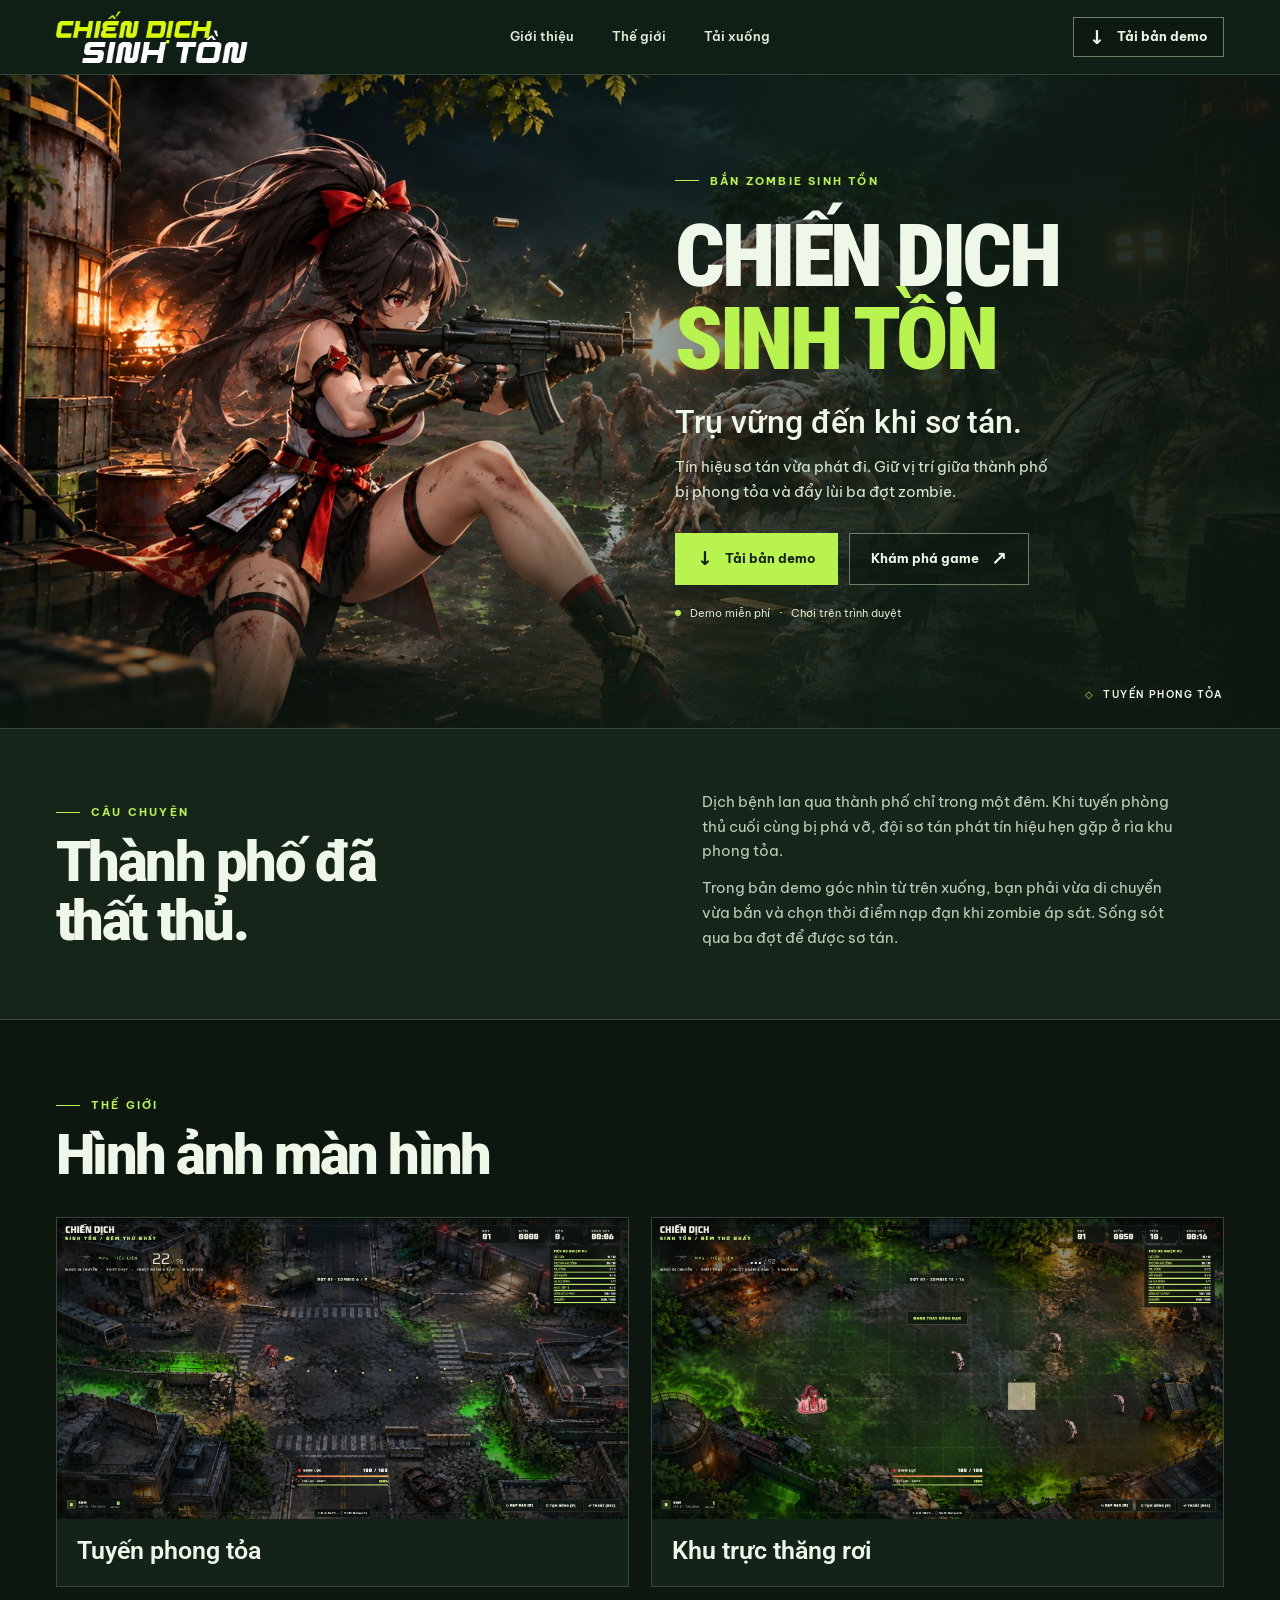
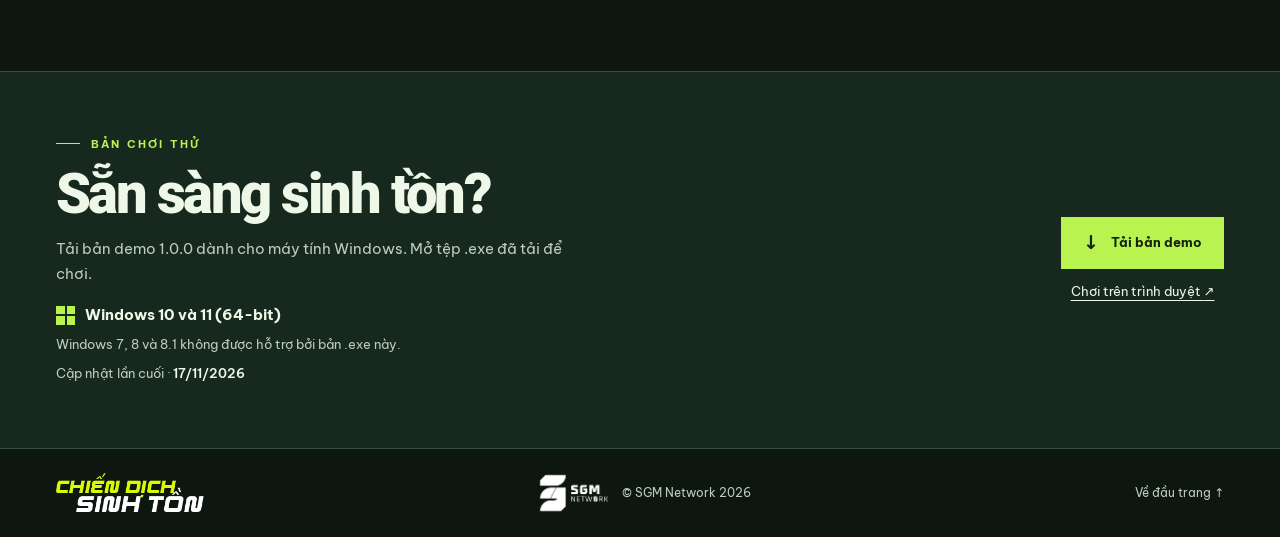
<file: index.html>
<!doctype html>
<html lang="vi">
<head>
  <meta charset="utf-8">
  <meta name="viewport" content="width=device-width, initial-scale=1">
  <meta name="theme-color" content="#0d1710">
  <link rel="icon" type="image/png" sizes="64x64" href="assets/favicon-chien-dich-sinh-ton.png">
  <meta name="description" content="CHIẾN DỊCH SINH TỒN là game bắn zombie sinh tồn. Chơi thử trên trình duyệt hoặc tải bản demo miễn phí.">
  <title>CHIẾN DỊCH SINH TỒN — Bắn zombie sinh tồn</title>
  <link rel="stylesheet" href="style.css">
</head>
<body>
  <header class="header">
    <div class="shell header-inner">
      <a class="brand" href="#trang-chu" aria-label="Chiến Dịch Sinh Tồn, trang chủ">
        <img src="assets/logo-chien-dich-sinh-ton.png" alt="" width="268" height="72">
      </a>
      <nav aria-label="Điều hướng chính">
        <a href="#gioi-thieu">Giới thiệu</a>
        <a href="#the-gioi">Thế giới</a>
        <a href="#tai-xuong">Tải xuống</a>
      </nav>
      <a class="button button-outline header-cta" href="tai-demo.html"><span aria-hidden="true">↓</span> Tải bản demo</a>
    </div>
  </header>
  <main id="trang-chu">
    <section class="hero" aria-labelledby="title">
      <div class="shell hero-inner">
        <div class="hero-copy">
          <p class="eyebrow"><span></span> BẮN ZOMBIE SINH TỒN</p>
          <h1 id="title">CHIẾN DỊCH <br><span>SINH TỒN</span></h1>
          <p class="tagline">Trụ vững đến khi sơ tán.</p>
          <p class="hero-description">Tín hiệu sơ tán vừa phát đi. Giữ vị trí giữa thành phố bị phong tỏa và đẩy lùi ba đợt zombie.</p>
          <div class="actions">
            <a class="button button-primary" href="tai-demo.html"><span aria-hidden="true">↓</span> Tải bản demo</a>
            <a class="button button-outline" href="#gioi-thieu">Khám phá game <span aria-hidden="true">↗</span></a>
          </div>
          <p class="platform"><span aria-hidden="true"></span> Demo miễn phí <b aria-hidden="true">·</b> Chơi trên trình duyệt</p>
        </div>
        <div class="hero-caption"><span aria-hidden="true">◇</span> TUYẾN PHONG TỎA</div>
      </div>
    </section>
    <section class="intro" id="gioi-thieu">
      <div class="shell intro-inner">
        <div>
          <p class="eyebrow"><span></span> CÂU CHUYỆN</p>
          <h2>Thành phố đã<br> thất thủ.</h2>
        </div>
        <div class="intro-copy">
          <p>Dịch bệnh lan qua thành phố chỉ trong một đêm. Khi tuyến phòng thủ cuối cùng bị phá vỡ, đội sơ tán phát tín hiệu hẹn gặp ở rìa khu phong tỏa.</p>
          <p>Trong bản demo góc nhìn từ trên xuống, bạn phải vừa di chuyển vừa bắn và chọn thời điểm nạp đạn khi zombie áp sát. Sống sót qua ba đợt để được sơ tán.</p>
        </div>
      </div>
    </section>
    <section class="world" id="the-gioi">
      <div class="shell">
        <p class="eyebrow"><span></span> THẾ GIỚI</p>
        <h2>Hình ảnh màn hình</h2>
        <div class="world-grid">
          <figure>
            <a href="assets/screenshot-quarantine.jpg" target="_blank" rel="noopener" aria-label="Mở ảnh màn hình Tuyến phong tỏa ở kích thước đầy đủ">
              <img src="assets/screenshot-quarantine.jpg" alt="Nhân vật bắn zombie giữa ngã tư bị phong tỏa" loading="lazy" width="1919" height="1010">
            </a>
            <figcaption>Tuyến phong tỏa</figcaption>
          </figure>
          <figure>
            <a href="assets/screenshot-crash-site.jpg" target="_blank" rel="noopener" aria-label="Mở ảnh màn hình Khu trực thăng rơi ở kích thước đầy đủ">
              <img src="assets/screenshot-crash-site.jpg" alt="Nhân vật thay băng đạn khi zombie tiến tới gần xác trực thăng" loading="lazy" width="1918" height="1010">
            </a>
            <figcaption>Khu trực thăng rơi</figcaption>
          </figure>
        </div>
      </div>
    </section>
    <section class="download" id="tai-xuong">
      <div class="shell download-inner">
        <div>
          <p class="eyebrow"><span></span> BẢN CHƠI THỬ</p>
          <h2>Sẵn sàng sinh tồn?</h2>
          <p>Tải bản demo 1.0.0 dành cho máy tính Windows. Mở tệp .exe đã tải để chơi.</p>
          <p class="windows-support"><span class="windows-icon" aria-hidden="true"><i></i><i></i><i></i><i></i></span> Windows 10 và 11 (64-bit)</p>
          <p class="compatibility-note">Windows 7, 8 và 8.1 không được hỗ trợ bởi bản .exe này.</p>
          <p class="release-date">Cập nhật lần cuối · <time datetime="2026-11-17">17/11/2026</time></p>
        </div>
        <div class="download-actions">
          <a class="button button-primary" href="tai-demo.html"><span aria-hidden="true">↓</span> Tải bản demo</a>
          <a class="play-link" href="downloads/vung-nhiem-demo.html">Chơi trên trình duyệt <span aria-hidden="true">↗</span></a>
        </div>
      </div>
    </section>
  </main>
  <footer id="chan-trang">
    <div class="shell footer-inner">
      <a class="brand" href="#trang-chu" aria-label="Chiến Dịch Sinh Tồn, trang chủ">
        <img src="assets/logo-chien-dich-sinh-ton.png" alt="" width="268" height="72">
      </a>
      <div class="footer-copyright">
        <img src="assets/logo-sgm-network-white.png" alt="" width="1501" height="1501">
        <small>© SGM Network 2026</small>
      </div>
      <a class="back-to-top" href="#trang-chu">Về đầu trang <span aria-hidden="true">↑</span></a>
    </div>
  </footer>
</body>
</html>
</file>
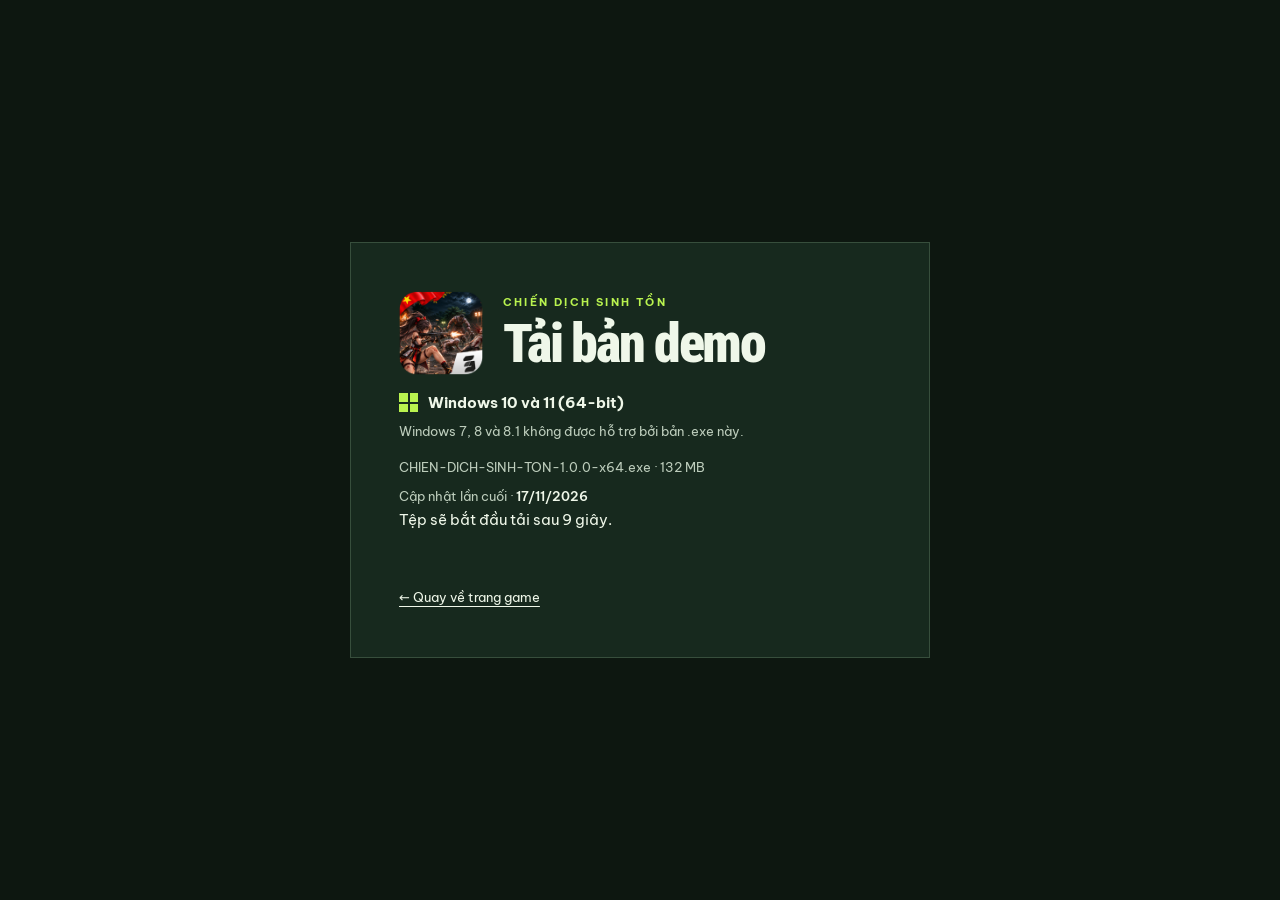
<file: tai-demo.html>
<!doctype html>
<html lang="vi">
<head>
  <meta charset="utf-8">
  <meta name="viewport" content="width=device-width, initial-scale=1">
  <meta name="theme-color" content="#0d1710">
  <link rel="icon" type="image/png" sizes="64x64" href="assets/favicon-chien-dich-sinh-ton.png">
  <title>Tải bản demo — CHIẾN DỊCH SINH TỒN</title>
  <link rel="stylesheet" href="style.css">
  <script src="tai-demo.js?v=d1c15e3f" defer></script>
</head>
<body>
  <main class="shell download-page">
    <section class="download-card" aria-labelledby="title">
      <div class="download-heading">
        <img src="assets/icon-chien-dich-sinh-ton.png" alt="" width="192" height="192">
        <div>
          <p class="eyebrow">CHIẾN DỊCH SINH TỒN</p>
          <h1 id="title">Tải bản demo</h1>
        </div>
      </div>
      <p class="windows-support"><span class="windows-icon" aria-hidden="true"><i></i><i></i><i></i><i></i></span> Windows 10 và 11 (64-bit)</p>
      <p class="compatibility-note">Windows 7, 8 và 8.1 không được hỗ trợ bởi bản .exe này.</p>
      <p class="download-file">CHIEN-DICH-SINH-TON-1.0.0-x64.exe · 132 MB</p>
      <p class="release-date">Cập nhật lần cuối · <time datetime="2026-11-17">17/11/2026</time></p>
      <progress class="download-progress" id="progress" aria-label="Tiến độ tải bản demo" hidden></progress>
      <p class="download-status" id="status" role="status">Tệp sẽ bắt đầu tải sau 10 giây.</p>
      <a class="button button-primary" id="save" download="CHIEN-DICH-SINH-TON-1.0.0-x64.exe" hidden>Tải tệp .exe</a>
      <button class="button button-primary" id="retry" type="button" hidden>Thử tải lại</button>
      <noscript><p>Bật JavaScript để bắt đầu tải tệp.</p></noscript>
      <a class="play-link download-back" href="./#tai-xuong">← Quay về trang game</a>
    </section>
  </main>
</body>
</html>
</file>
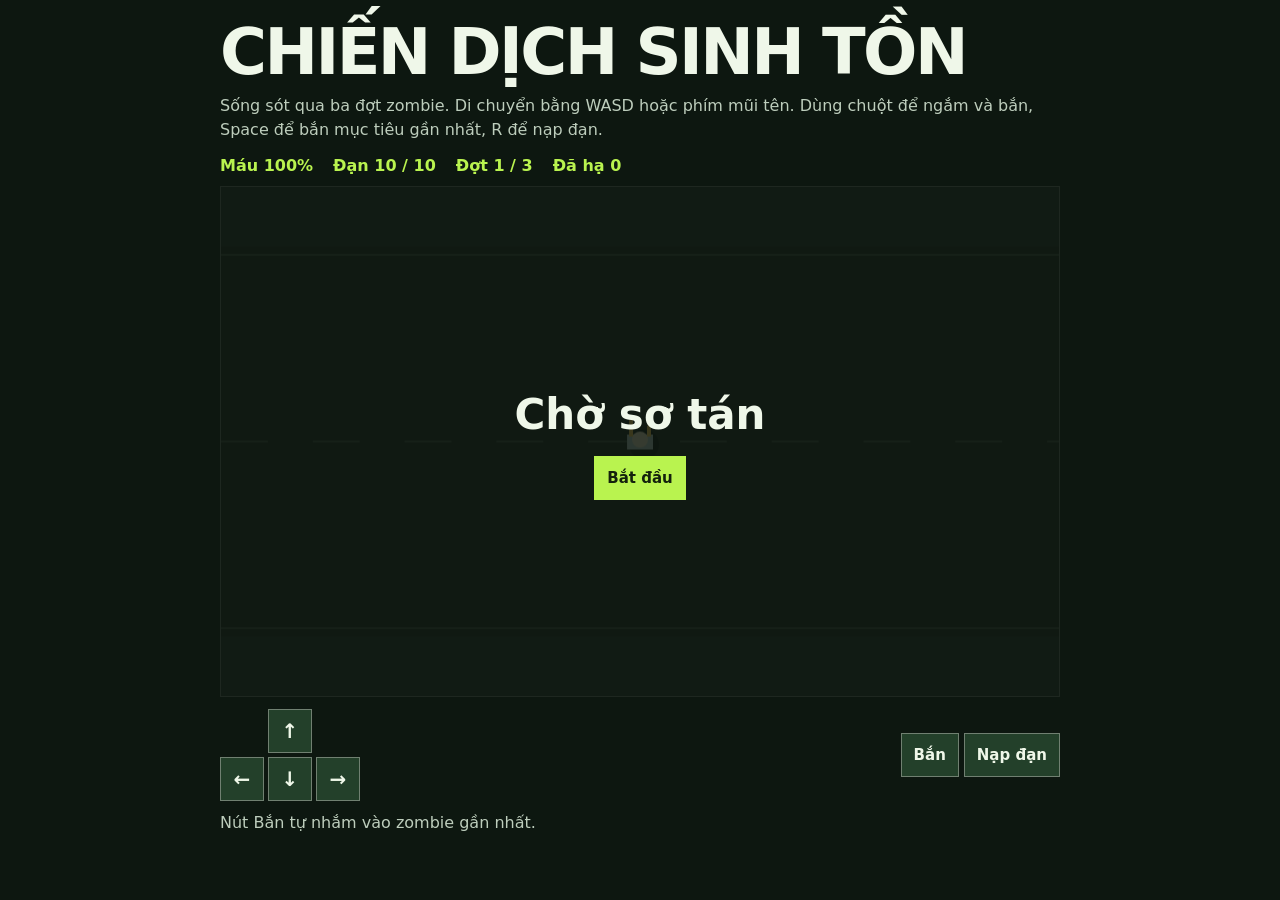
<file: downloads/vung-nhiem-demo.html>
<!doctype html>
<html lang="vi">
<head>
  <meta charset="utf-8">
  <meta name="viewport" content="width=device-width, initial-scale=1">
  <meta name="theme-color" content="#0d1710">
  <link rel="icon" type="image/png" sizes="64x64" href="../assets/favicon-chien-dich-sinh-ton.png">
  <title>CHIẾN DỊCH SINH TỒN — Bản chơi thử</title>
  <style>
    :root { color-scheme: dark; color: #eff7e9; background: #0d1710; font: 16px/1.5 system-ui, sans-serif; }
    * { box-sizing: border-box; }
    body { margin: 0; }
    main { max-width: 840px; width: calc(100% - 28px); margin: 20px auto; }
    h1 { font-size: clamp(34px, 7vw, 64px); letter-spacing: -.04em; line-height: 1; margin: 0; }
    p { margin: 10px 0; color: #bdcdbc; }
    .hud { display: flex; flex-wrap: wrap; gap: 6px 20px; margin: 12px 0 8px; color: #b9f34f; font-weight: 700; }
    .arena { position: relative; }
    canvas { display: block; width: 100%; height: auto; border: 1px solid #677067; cursor: crosshair; touch-action: none; }
    .overlay { position: absolute; inset: 0; display: grid; place-content: center; justify-items: center; padding: 12px; background: #0d1710ce; text-align: center; }
    .overlay[hidden] { display: none; }
    .overlay strong { font-size: clamp(22px, 5vw, 42px); }
    button { color: inherit; font: 700 15px/1.2 system-ui, sans-serif; background: #23402a; border: 1px solid #708071; min-height: 44px; padding-inline: 12px; cursor: pointer; touch-action: none; }
    button:focus-visible { outline: 2px solid #b9f34f; outline-offset: 3px; }
    .action { margin-top: 10px; background: #b9f34f; color: #14210d; border-color: #b9f34f; }
    .controls { display: flex; flex-wrap: wrap; align-items: center; justify-content: space-between; gap: 12px; margin-top: 12px; }
    .dpad { display: grid; grid-template-columns: repeat(3, 44px); gap: 4px; }
    .dpad button:first-child { grid-column: 2; }
    .dpad button:nth-child(2) { grid-column: 1; }
    .dpad button { font-size: 20px; padding: 0; }
    .combat { display: flex; gap: 5px; }
    #message { min-height: 1.5em; }
  </style>
</head>
<body>
  <main>
    <h1>CHIẾN DỊCH SINH TỒN</h1>
    <p>Sống sót qua ba đợt zombie. Di chuyển bằng WASD hoặc phím mũi tên. Dùng chuột để ngắm và bắn, Space để bắn mục tiêu gần nhất, R để nạp đạn.</p>
    <div class="hud" aria-label="Trạng thái trận đấu">
      <span id="health"></span><span id="ammo"></span><span id="wave"></span><span id="score"></span>
    </div>
    <div class="arena">
      <canvas width="840" height="510" role="img" aria-label="Khu phong tỏa, nhìn từ trên xuống"></canvas>
      <div class="overlay" id="overlay">
        <strong id="result">Chờ sơ tán</strong>
        <button class="action" id="start" type="button">Bắt đầu</button>
      </div>
    </div>
    <div class="controls" aria-label="Điều khiển trên màn hình">
      <div class="dpad">
        <button type="button" data-command="up" aria-label="Lên">↑</button>
        <button type="button" data-command="left" aria-label="Trái">←</button>
        <button type="button" data-command="down" aria-label="Xuống">↓</button>
        <button type="button" data-command="right" aria-label="Phải">→</button>
      </div>
      <div class="combat">
        <button type="button" data-command="fire">Bắn</button>
        <button type="button" id="reload">Nạp đạn</button>
      </div>
    </div>
    <p id="message" aria-live="polite">Nút Bắn tự nhắm vào zombie gần nhất.</p>
  </main>
  <script>
    const board = document.querySelector('canvas');
    const ctx = board.getContext('2d');
    const {width, height} = board;
    const ui = Object.fromEntries(['health', 'ammo', 'wave', 'score', 'overlay', 'result', 'start', 'message', 'reload'].map(id => [id, document.getElementById(id)]));
    const keys = new Map([
      ['w', 'up'], ['arrowup', 'up'], ['s', 'down'], ['arrowdown', 'down'],
      ['a', 'left'], ['arrowleft', 'left'], ['d', 'right'], ['arrowright', 'right'], [' ', 'fire']
    ]);
    const keyboard = new Set();
    const touches = new Map();
    const clipSize = 10;
    const waves = [7, 12, 18];
    let player, zombies, bullets, wave, remaining, nextSpawn, score, lastTime;
    let aim, mouseHeld, active, frameId;

    function reset() {
      player = {x: width / 2, y: height / 2, angle: -Math.PI / 2, health: 100, ammo: clipSize, reload: 0, cooldown: 0, invulnerable: 0};
      zombies = [];
      bullets = [];
      wave = 0;
      score = 0;
      clearInput();
      aim = null;
      updateHud();
      draw();
    }

    function clearInput() {
      keyboard.clear();
      touches.clear();
      mouseHeld = false;
    }

    function updateHud() {
      ui.health.textContent = 'Máu ' + player.health + '%';
      ui.ammo.textContent = player.reload ? 'Đang nạp đạn…' : 'Đạn ' + player.ammo + ' / ' + clipSize;
      ui.wave.textContent = 'Đợt ' + (wave + 1) + ' / ' + waves.length;
      ui.score.textContent = 'Đã hạ ' + score;
    }

    function startWave() {
      remaining = waves[wave];
      nextSpawn = 1.6;
      ui.message.textContent = 'Đợt ' + (wave + 1) + ' đang đến.';
    }

    function start() {
      if (active) return;
      reset();
      active = true;
      ui.overlay.hidden = true;
      lastTime = null;
      startWave();
      frameId = requestAnimationFrame(frame);
    }

    function end(won) {
      active = false;
      clearInput();
      ui.result.textContent = won ? 'Sơ tán thành công!' : 'Zombie đã áp sát!';
      ui.message.textContent = won ? 'Bạn đã sống sót qua ba đợt zombie.' : 'Bạn đã hạ ' + score + ' zombie.';
      ui.start.textContent = 'Chơi lại';
      ui.overlay.hidden = false;
      ui.start.focus();
    }

    function reload() {
      if (active && player.ammo < clipSize && !player.reload) player.reload = 0.9;
    }

    function spawn() {
      const side = Math.floor(Math.random() * 4);
      const x = side === 0 ? -15 : side === 1 ? width + 15 : 22 + Math.random() * (width - 44);
      const y = side === 2 ? -15 : side === 3 ? height + 15 : 22 + Math.random() * (height - 44);
      zombies.push({x, y, angle: 0, speed: 57 + wave * 21 + Math.random() * 23});
    }

    function fire(target) {
      if (player.reload || player.cooldown) return;
      if (player.ammo === 0) {
        reload();
        return;
      }
      if (!target) return;
      player.angle = Math.atan2(target.y - player.y, target.x - player.x);
      player.ammo -= 1;
      player.cooldown = 0.19;
      const dx = Math.cos(player.angle);
      const dy = Math.sin(player.angle);
      bullets.push({x: player.x + dx * 19, y: player.y + dy * 19, vx: dx * 690, vy: dy * 690});
    }

    function movePlayer(commands, dt) {
      const dx = Number(commands.has('right')) - Number(commands.has('left'));
      const dy = Number(commands.has('down')) - Number(commands.has('up'));
      if (dx || dy) {
        const speed = 206 * dt / Math.hypot(dx, dy);
        player.x = Math.max(17, Math.min(width - 17, player.x + dx * speed));
        player.y = Math.max(17, Math.min(height - 17, player.y + dy * speed));
      }
      if (aim) player.angle = Math.atan2(aim.y - player.y, aim.x - player.x);
      if (mouseHeld) fire(aim);
      else if (commands.has('fire')) {
        const nearest = zombies.reduce((best, zombie) =>
          Math.hypot(zombie.x - player.x, zombie.y - player.y) < Math.hypot(best.x - player.x, best.y - player.y) ? zombie : best,
          {x: Infinity, y: Infinity});
        if (Number.isFinite(nearest.x)) fire(nearest);
        else if (!player.ammo) reload();
      }
    }

    function update(dt) {
      player.cooldown = Math.max(0, player.cooldown - dt);
      player.invulnerable = Math.max(0, player.invulnerable - dt);
      if (player.reload) {
        player.reload = Math.max(0, player.reload - dt);
        if (!player.reload) player.ammo = clipSize;
      }
      const commands = new Set([...touches.values()]);
      for (const key of keyboard) commands.add(keys.get(key));
      movePlayer(commands, dt);
      nextSpawn -= dt;
      if (remaining && nextSpawn <= 0) {
        spawn();
        remaining -= 1;
        nextSpawn = 0.69 - wave * 0.12;
      }
      bullets = bullets.filter(bullet => {
        bullet.x += bullet.vx * dt;
        bullet.y += bullet.vy * dt;
        const hit = zombies.findIndex(zombie => Math.hypot(zombie.x - bullet.x, zombie.y - bullet.y) < 17);
        if (hit >= 0) {
          zombies.splice(hit, 1);
          score += 1;
          return false;
        }
        return bullet.x > -24 && bullet.x < width + 24 && bullet.y > -24 && bullet.y < height + 24;
      });
      for (const zombie of zombies) {
        const dx = player.x - zombie.x;
        const dy = player.y - zombie.y;
        const distance = Math.hypot(dx, dy);
        zombie.angle = Math.atan2(dy, dx);
        if (distance > 20) {
          const step = Math.min(zombie.speed * dt, distance - 20);
          zombie.x += dx * step / distance;
          zombie.y += dy * step / distance;
        }
        if (distance < 28 && player.invulnerable === 0) {
          player.health = Math.max(0, player.health - 20);
          player.invulnerable = 0.65;
        }
      }
      if (!player.health) end(false);
      else if (!remaining && !zombies.length) {
        if (wave + 1 === waves.length) end(true);
        else {
          wave += 1;
          startWave();
        }
      }
      updateHud();
    }

    function circle(x, y, radius, color) {
      ctx.fillStyle = color;
      ctx.beginPath();
      ctx.arc(x, y, radius, 0, Math.PI * 2);
      ctx.fill();
    }

    function drawFighter(entity, color, weapon) {
      ctx.save();
      ctx.translate(entity.x, entity.y);
      ctx.rotate(entity.angle);
      circle(-3, 4, 15, '#111615');
      ctx.fillStyle = color;
      ctx.fillRect(-8, -13, 15, 26);
      circle(2, 0, 8, weapon ? '#e7d8be' : '#a6b876');
      ctx.fillStyle = weapon ? '#f5bf55' : color;
      ctx.fillRect(5, -11, weapon ? 17 : 11, 4);
      ctx.fillRect(5, 7, 11, 4);
      ctx.restore();
    }

    function draw() {
      ctx.fillStyle = '#252d28';
      ctx.fillRect(0, 0, width, height);
      ctx.fillStyle = '#1e2420';
      ctx.fillRect(0, 60, width, height - 120);
      ctx.fillStyle = '#41483e';
      ctx.fillRect(0, 67, width, 2);
      ctx.fillRect(0, height - 69, width, 2);
      for (let x = 0; x < width; x += 92) ctx.fillRect(x, height / 2 - 1, 47, 2);
      for (const zombie of zombies) drawFighter(zombie, '#738459', false);
      for (const bullet of bullets) circle(bullet.x, bullet.y, 3, '#ffce74');
      drawFighter(player, player.invulnerable ? '#bd6d56' : '#b4c3bf', true);
      if (aim && active) {
        ctx.strokeStyle = '#f4efda';
        ctx.strokeRect(aim.x - 5, aim.y - 5, 10, 10);
      }
    }

    function frame(now) {
      if (!active) return;
      const dt = lastTime === null ? 0 : Math.min((now - lastTime) / 1000, 1 / 30);
      lastTime = now;
      update(dt);
      draw();
      if (active) frameId = requestAnimationFrame(frame);
    }

    function setAim(event) {
      const rect = board.getBoundingClientRect();
      aim = {x: (event.clientX - rect.left) * width / rect.width, y: (event.clientY - rect.top) * height / rect.height};
    }

    board.addEventListener('pointermove', event => {
      if (event.pointerType !== 'touch') setAim(event);
    });
    board.addEventListener('pointerdown', event => {
      if (!active || event.button !== 0) return;
      setAim(event);
      fire(aim);
      mouseHeld = true;
      board.setPointerCapture(event.pointerId);
    });
    for (const eventName of ['pointerup', 'pointercancel', 'lostpointercapture']) {
      board.addEventListener(eventName, () => { mouseHeld = false; });
    }
    board.addEventListener('pointerleave', () => {
      if (!mouseHeld) aim = null;
    });

    document.addEventListener('keydown', event => {
      if (!active || event.altKey || event.ctrlKey || event.metaKey) return;
      const key = event.key.toLowerCase();
      if (key === ' ' && event.target.closest('button')) return;
      if (key === 'r') {
        reload();
      } else if (keys.has(key)) {
        event.preventDefault();
        keyboard.add(key);
      }
    });
    document.addEventListener('keyup', event => keyboard.delete(event.key.toLowerCase()));
    document.querySelectorAll('[data-command]').forEach(button => {
      button.addEventListener('pointerdown', event => {
        if (!active || event.button !== 0) return;
        event.preventDefault();
        touches.set(event.pointerId, button.dataset.command);
        button.setPointerCapture(event.pointerId);
      });
      for (const eventName of ['pointerup', 'pointercancel', 'lostpointercapture']) {
        button.addEventListener(eventName, event => touches.delete(event.pointerId));
      }
    });
    window.addEventListener('blur', clearInput);
    document.addEventListener('visibilitychange', () => {
      if (!active) return;
      if (document.hidden) {
        clearInput();
        cancelAnimationFrame(frameId);
      } else {
        lastTime = null;
        frameId = requestAnimationFrame(frame);
      }
    });
    ui.start.addEventListener('click', start);
    ui.reload.addEventListener('click', reload);
    reset();
  </script>
</body>
</html>
</file>
<file: style.css>
@import url('https://fonts.googleapis.com/css2?family=Be+Vietnam+Pro:wght@400;500;600;700&family=Roboto:wdth,wght@75,500;75,700;75,900&display=swap');

:root {
  color-scheme: dark;
  --ink: #0d1710;
  --text: #eff7e9;
  --muted: #bdcdbc;
  --accent: #b9f34f;
  --accent-hover: #d1ff82;
  --surface: #17291e;
  --line: #c7f1c02e;
  --display: "Roboto", "Arial Narrow", sans-serif;
  --body: "Be Vietnam Pro", system-ui, sans-serif;
}

*, *::before, *::after { box-sizing: border-box; }
html { scroll-behavior: smooth; }
body { margin: 0; color: var(--text); background: var(--ink); font: 400 15px/1.65 var(--body); }
a { color: inherit; text-decoration: none; }
a:focus-visible { outline: 2px solid currentColor; outline-offset: 5px; }
p, h1, h2, figure { margin: 0; }
.shell { width: min(1264px, calc(100% - 112px)); margin-inline: auto; }
.header { position: relative; z-index: 2; background: #101f15; border-bottom: 1px solid var(--line); }
.header-inner { display: grid; grid-template-columns: 1fr auto 1fr; align-items: center; min-height: 74px; gap: 28px; }
.brand { display: block; width: fit-content; }
.brand img { display: block; width: 192px; max-width: 100%; height: auto; }
.footer-inner .brand img { width: 148px; }
nav { display: flex; gap: clamp(22px, 3vw, 44px); color: #ddebd8; font-size: 13px; font-weight: 600; }
nav a:hover, footer a:hover, .play-link:hover { color: var(--accent); }
.button {
  display: inline-flex;
  align-items: center;
  justify-content: center;
  gap: 12px;
  min-height: 52px;
  padding: 0 21px;
  border: 1px solid transparent;
  font-size: 13px;
  font-weight: 700;
  white-space: nowrap;
  transition: background-color .18s, border-color .18s;
}
.button span { font-size: 19px; line-height: 1; }
.button-outline { border-color: #c7f1c07a; background: #0d17108c; }
.button-outline:hover { border-color: var(--text); background: #23402a; }
.button-primary { color: #14210d; background: var(--accent); }
.button-primary:hover { background: var(--accent-hover); }
.header-cta { justify-self: end; min-height: 40px; padding-inline: 15px; }
.hero {
  position: relative;
  isolation: isolate;
  background: var(--ink) url('assets/chien-dich-sinh-ton.jpg') 42% center / cover no-repeat;
}
.hero::before {
  content: "";
  position: absolute;
  inset: 0;
  z-index: -1;
  background: linear-gradient(270deg, #0d1710ed, #0d1d13dc 30%, #1026194d 54%, transparent 73%), linear-gradient(0deg, #0d1710d9, transparent 32%);
}
.hero-inner { position: relative; min-height: clamp(610px, 51vw, 745px); display: flex; align-items: center; justify-content: flex-end; padding-block: 65px 74px; }
.hero-copy { width: min(47%, 570px); }
.eyebrow { display: flex; align-items: center; gap: 11px; color: var(--accent); font-size: 11px; font-weight: 700; letter-spacing: .2em; }
.eyebrow > span { width: 24px; height: 1px; background: currentColor; }
h1 { margin: 25px 0 20px; font: 900 clamp(45px, 6.8vw, 105px)/.96 var(--display); letter-spacing: -.04em; font-stretch: 75%; }
h1 span { color: var(--accent); }
.tagline { color: var(--text); font: 500 clamp(23px, 2.5vw, 33px)/1.26 var(--display); }
.hero-description { max-width: 385px; margin-top: 13px; color: #d9e9d5; }
.actions { display: flex; flex-wrap: wrap; gap: 11px; margin-top: 28px; }
.platform { display: flex; gap: 9px; align-items: center; margin-top: 19px; font-size: 11px; color: #d9e9d5; }
.platform span { width: 6px; height: 6px; background: var(--accent); border-radius: 50%; }
.platform b { color: var(--accent); }
.hero-caption { position: absolute; right: 0; bottom: 24px; color: var(--text); font-size: 10px; font-weight: 600; letter-spacing: .16em; }
.hero-caption span { color: var(--accent); padding-right: 5px; }
.intro { background: #16251a; color: var(--text); border-block: 1px solid var(--line); }
.intro-inner { display: grid; grid-template-columns: 1.15fr 1fr; align-items: end; gap: 45px; padding-block: 61px 69px; }
.intro .eyebrow { color: var(--accent); }
h2 { margin-top: 12px; font: 900 clamp(38px, 4.4vw, 64px)/1.04 var(--display); letter-spacing: -.045em; text-wrap: balance; }
.intro-copy { max-width: 490px; color: var(--muted); font-size: 15px; }
.intro-copy p + p { margin-top: 12px; }
.world { padding-block: 76px 84px; }
.world-grid { display: grid; grid-template-columns: 1fr 1fr; gap: 22px; margin-top: 32px; }
figure { border: 1px solid var(--line); background: #142319; }
figure a { display: block; cursor: zoom-in; }
figure img { width: 100%; height: auto; display: block; }
figcaption { padding: 17px 20px 20px; font: 600 25px/1.2 var(--display); }
.download { border-block: 1px solid var(--line); background: var(--surface); }
.download-inner { display: grid; grid-template-columns: 1fr auto; align-items: center; gap: 24px; padding-block: 63px; }
.download h2 + p { max-width: 530px; margin-top: 14px; color: var(--muted); }
.download-actions { display: grid; gap: 12px; text-align: center; }
.windows-support { display: flex; align-items: center; gap: 10px; margin-top: 16px; font-weight: 700; }
.windows-icon { display: inline-grid; flex: none; grid-template-columns: repeat(2, 1fr); gap: 2px; width: 19px; height: 19px; color: var(--accent); }
.windows-icon > i { background: currentColor; }
.compatibility-note { margin-top: 6px; color: var(--muted); font-size: 13px; }
.download-page { display: grid; align-items: center; min-height: 100svh; padding-block: 36px; }
.download-card { width: min(100%, 580px); margin-inline: auto; padding: clamp(22px, 5vw, 48px); border: 1px solid var(--line); background: var(--surface); }
.download-heading { display: flex; align-items: center; gap: clamp(12px, 3vw, 20px); }
.download-heading img { display: block; flex: none; width: clamp(54px, 14vw, 84px); height: auto; border-radius: 12px; }
.download-card h1 { margin: 5px 0 0; font-size: clamp(30px, 6vw, 54px); line-height: 1.05; }
.download-file { margin-top: 14px; color: var(--muted); font-size: 13px; overflow-wrap: anywhere; }
.release-date { margin-top: 8px; color: var(--muted); font-size: 13px; }
.release-date time { color: var(--text); font-weight: 600; }
.download-progress { display: block; width: 100%; height: 12px; margin-block: 20px 8px; accent-color: var(--accent); }
.download-status { min-height: 3em; margin-bottom: 10px; }
.download-card .button { width: fit-content; cursor: pointer; font-family: inherit; }
.download-card [hidden] { display: none; }
.download-back { display: inline-block; margin-top: 24px; }
.play-link { font-size: 13px; text-decoration: underline; text-underline-offset: 4px; }
.footer-inner { display: grid; grid-template-columns: 1fr auto 1fr; align-items: center; min-height: 88px; gap: 20px; }
.footer-copyright { display: flex; align-items: center; justify-content: center; gap: 4px; color: var(--muted); }
.footer-copyright img { display: block; width: 88px; height: auto; }
.footer-copyright small { font-size: 12px; }
.back-to-top { justify-self: end; color: var(--muted); font-size: 12px; }

@media (max-width: 820px) {
  .shell { width: calc(100% - 52px); }
  .header-inner { gap: 15px; }
}

@media (max-width: 720px) {
  .shell { width: calc(100% - 36px); }
  .header-inner { display: flex; flex-wrap: wrap; justify-content: space-between; padding-block: 12px; gap: 12px; }
  .header .brand img { width: 140px; }
  nav { order: 1; flex-basis: 100%; gap: 24px; border-top: 1px solid var(--line); padding-top: 9px; }
  .hero-inner { min-height: 560px; align-items: end; justify-content: flex-start; padding-block: 160px 36px; }
  .hero { background-position: 28% top; background-size: auto max(365px, 56.35vw); }
  .hero::before { background: linear-gradient(0deg, var(--ink) 0%, var(--ink) 29%, #0d1710db 47%, #10261928 78%, transparent 100%); }
  .hero-copy { width: 100%; }
  .hero-caption { display: none; }
  h1 { font-size: clamp(43px, 10vw, 72px); }
  .button { padding-inline: 14px; }
  .intro-inner, .world-grid, .download-inner { grid-template-columns: 1fr; gap: 20px; }
  .intro-inner, .world, .download-inner { padding-block: 48px; }
  .download-actions { justify-self: start; }
  .intro h2 br { display: none; }
  .footer-inner { grid-template-columns: 1fr auto; gap: 0 12px; padding-top: 18px; }
  .footer-copyright { grid-column: 1 / -1; grid-row: 2; }
}

@media (prefers-reduced-motion: reduce) {
  html { scroll-behavior: auto; }
  .button { transition: none; }
}
</file>
